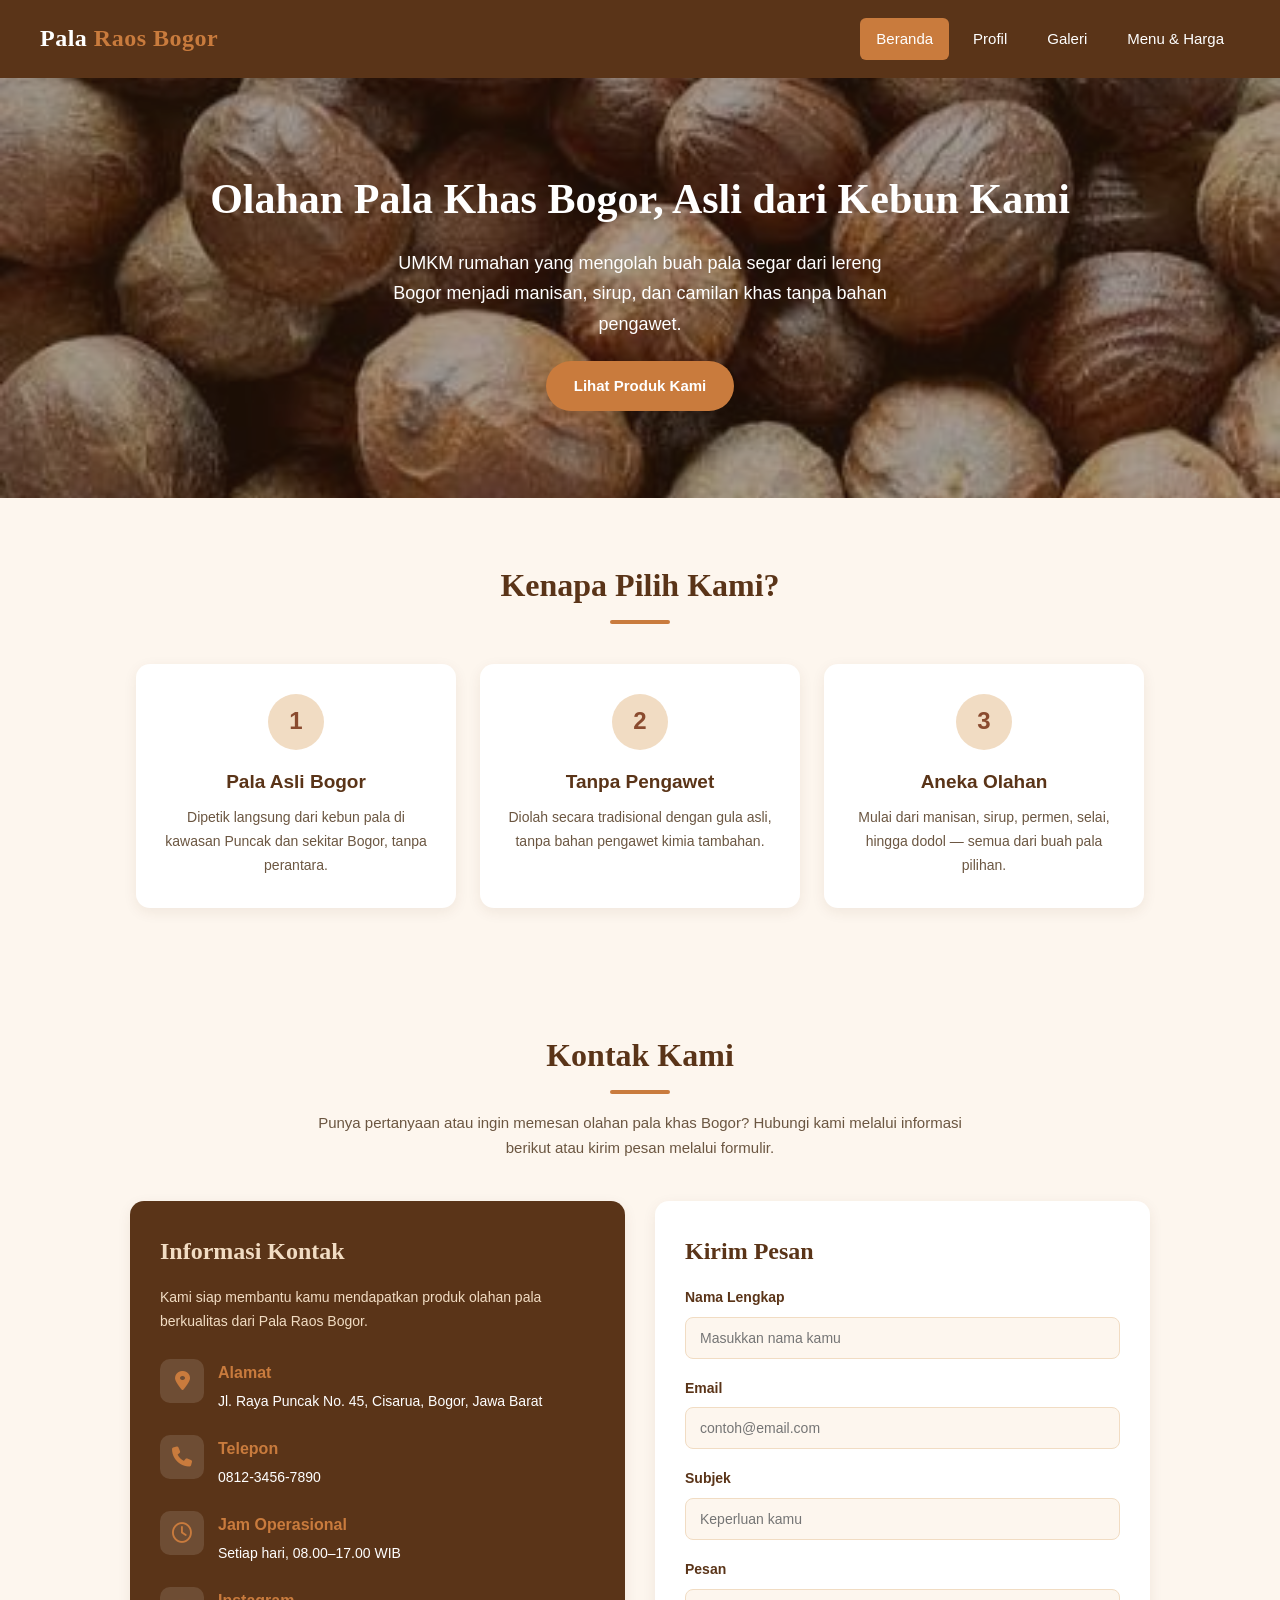
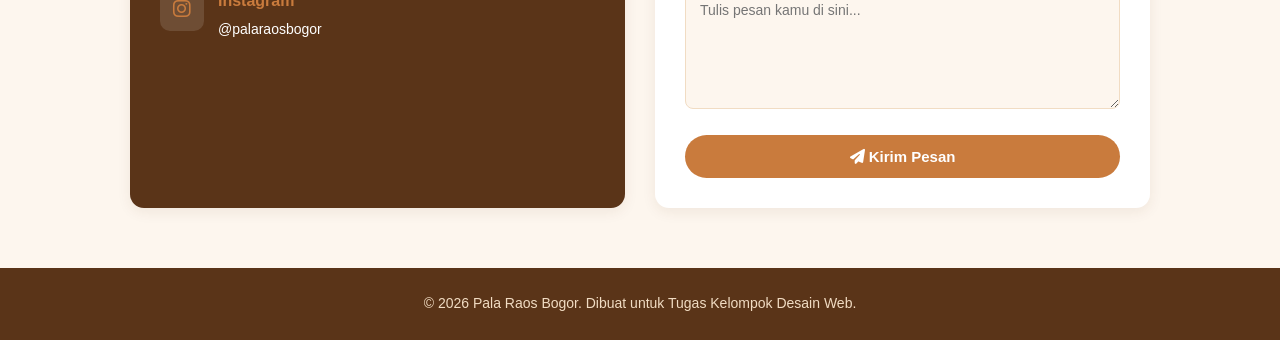
<file: index.html>
<!DOCTYPE html>
<html lang="id">
<head>
  <meta charset="UTF-8">
  <meta name="viewport" content="width=device-width, initial-scale=1.0">
  <title>Pala Raos Bogor - Beranda</title>
  <link rel="stylesheet" href="assets/css/style.css">
   <link rel="stylesheet" href="https://cdnjs.cloudflare.com/ajax/libs/font-awesome/6.7.2/css/all.min.css">
</head>
<body>

  <!-- Header & Navigasi -->
  <header>
    <div class="logo">Pala <span>Raos Bogor</span></div>
    <nav>
      <ul>
        <li><a href="index.html" class="aktif">Beranda</a></li>
        <li><a href="profil.html">Profil</a></li>
        <li><a href="galeri.html">Galeri</a></li>
        <li><a href="data.html">Menu &amp; Harga</a></li>
      </ul>
    </nav>
  </header>

  <!-- Hero -->
  <div class="hero">
    <img src="assets/images/hero.jpg" alt="Biji pala kering khas Bogor">
    <div class="hero-overlay">
      <h1>Olahan Pala Khas Bogor, Asli dari Kebun Kami</h1>
      <p>UMKM rumahan yang mengolah buah pala segar dari lereng Bogor menjadi manisan, sirup, dan camilan khas tanpa bahan pengawet.</p>
      <a href="data.html" class="btn">Lihat Produk Kami</a>
    </div>
  </div>

  <!-- Keunggulan -->
  <section>
    <div class="section-judul">
      <h2>Kenapa Pilih Kami?</h2>
      <div class="garis"></div>
    </div>

    <div class="kartu-grup">
      <div class="kartu">
        <div class="ikon">1</div>
        <h3>Pala Asli Bogor</h3>
        <p>Dipetik langsung dari kebun pala di kawasan Puncak dan sekitar Bogor, tanpa perantara.</p>
      </div>
      <div class="kartu">
        <div class="ikon">2</div>
        <h3>Tanpa Pengawet</h3>
        <p>Diolah secara tradisional dengan gula asli, tanpa bahan pengawet kimia tambahan.</p>
      </div>
      <div class="kartu">
        <div class="ikon">3</div>
        <h3>Aneka Olahan</h3>
        <p>Mulai dari manisan, sirup, permen, selai, hingga dodol — semua dari buah pala pilihan.</p>
      </div>
    </div>
  </section>

   <!-- Section Kontak Kami -->
  <section id="kontak">
    <div class="section-judul">
      <h2>Kontak Kami</h2>
      <div class="garis"></div>
      <p class="kontak-subjudul">
        Punya pertanyaan atau ingin memesan olahan pala khas Bogor?
        Hubungi kami melalui informasi berikut atau kirim pesan melalui formulir.
      </p>
    </div>

    <div class="kontak-wrapper">

      <!-- Kiri: Informasi Kontak -->
      <div class="kontak-info">
        <h3>Informasi Kontak</h3>
        <p class="kontak-deskripsi">
          Kami siap membantu kamu mendapatkan produk olahan pala
          berkualitas dari Pala Raos Bogor.
        </p>

        <div class="kontak-item">
          <div class="kontak-ikon">
            <i class="fa-solid fa-location-dot"></i>
          </div>
          <div>
            <h4>Alamat</h4>
            <p>Jl. Raya Puncak No. 45, Cisarua, Bogor, Jawa Barat</p>
          </div>
        </div>

        <div class="kontak-item">
          <div class="kontak-ikon">
            <i class="fa-solid fa-phone"></i>
          </div>
          <div>
            <h4>Telepon</h4>
            <p><a href="tel:081234567890">0812-3456-7890</a></p>
          </div>
        </div>

        <div class="kontak-item">
          <div class="kontak-ikon">
            <i class="fa-regular fa-clock"></i>
          </div>
          <div>
            <h4>Jam Operasional</h4>
            <p>Setiap hari, 08.00–17.00 WIB</p>
          </div>
        </div>

        <div class="kontak-item">
          <div class="kontak-ikon">
            <i class="fa-brands fa-instagram"></i>
          </div>
          <div>
            <h4>Instagram</h4>
            <p>
              <a href="https://www.instagram.com/palaraosbogor/"
                 target="_blank" rel="noopener noreferrer">
                @palaraosbogor
              </a>
            </p>
          </div>
        </div>
      </div>

      <!-- Kanan: Form Kirim Pesan -->
      <div class="kontak-form">
        <h3>Kirim Pesan</h3>

        <form action="#" method="post">
          <div class="form-grup">
            <label for="nama">Nama Lengkap</label>
            <input type="text" id="nama" name="nama"
                   placeholder="Masukkan nama kamu" required>
          </div>

          <div class="form-grup">
            <label for="email">Email</label>
            <input type="email" id="email" name="email"
                   placeholder="contoh@email.com" required>
          </div>

          <div class="form-grup">
            <label for="subjek">Subjek</label>
            <input type="text" id="subjek" name="subjek"
                   placeholder="Keperluan kamu" required>
          </div>

          <div class="form-grup">
            <label for="pesan">Pesan</label>
            <textarea id="pesan" name="pesan" rows="5"
                      placeholder="Tulis pesan kamu di sini..."
                      required></textarea>
          </div>

          <button type="submit" class="btn-kontak">
            <i class="fa-solid fa-paper-plane"></i>
            Kirim Pesan
          </button>
        </form>
      </div>

    </div>
  </section>

  <footer>
    <p>&copy; 2026 Pala Raos Bogor. Dibuat untuk Tugas Kelompok Desain Web.</p>
  </footer>

</body>
</html>
</file>
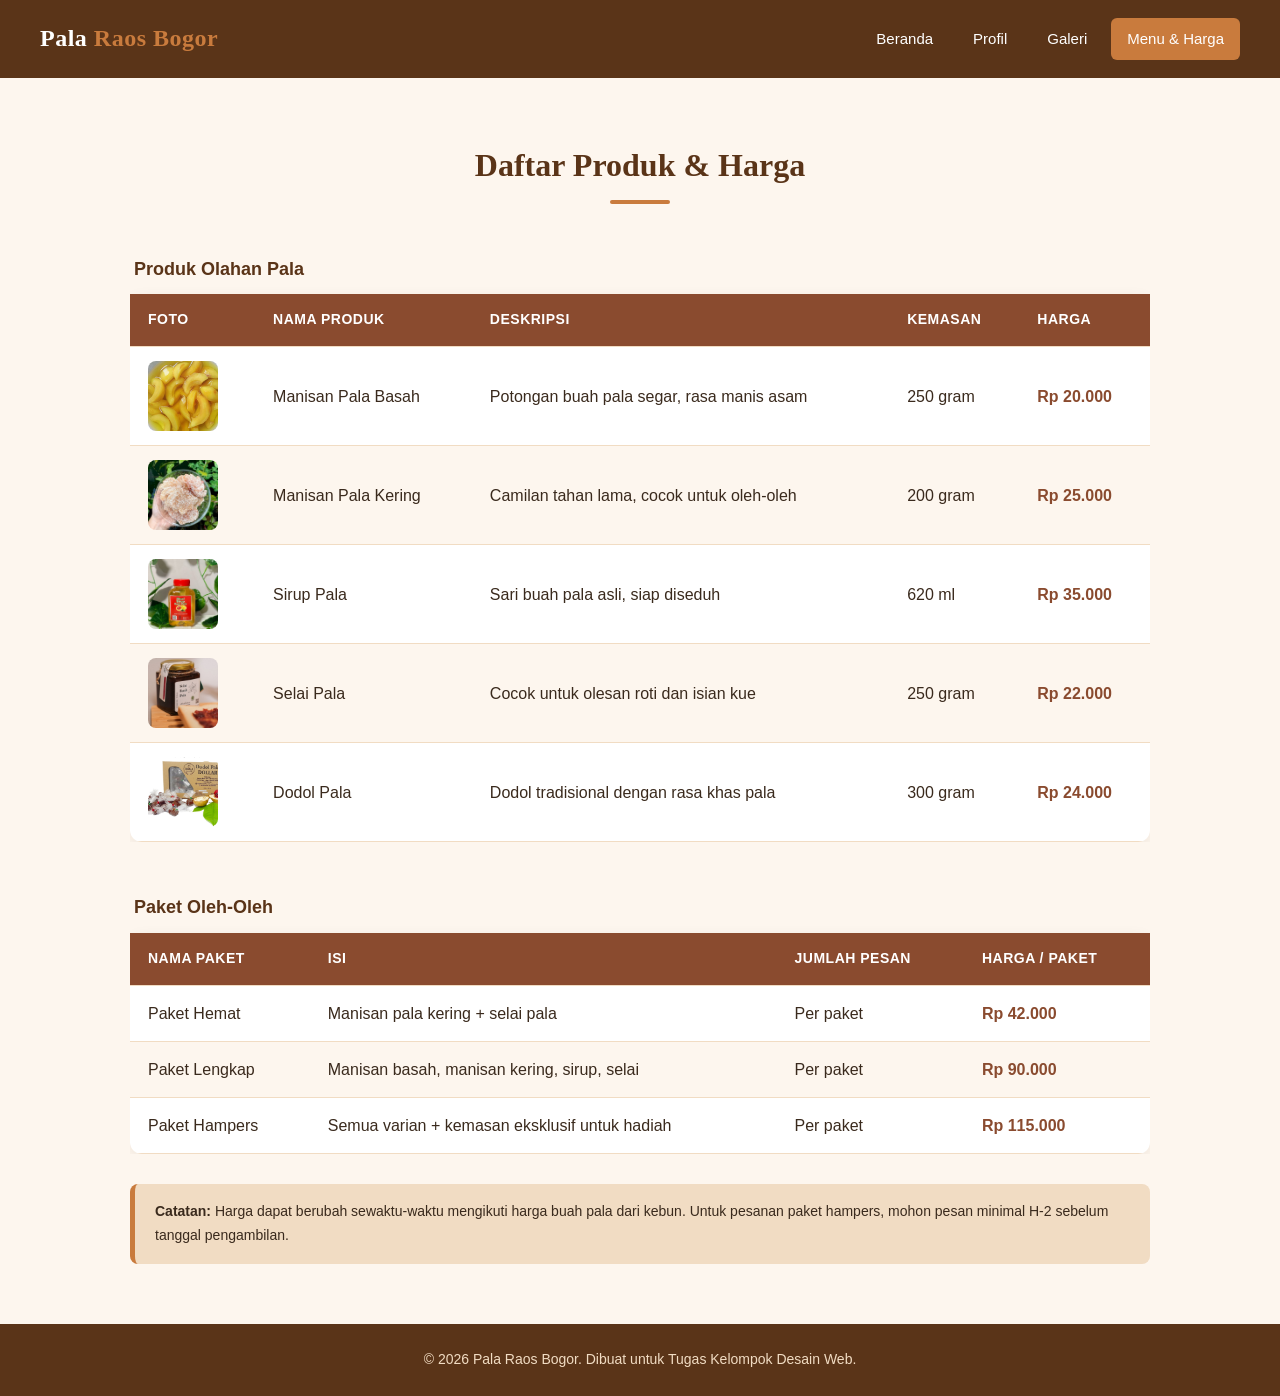
<file: data.html>
<!DOCTYPE html>
<html lang="id">
<head>
  <meta charset="UTF-8">
  <meta name="viewport" content="width=device-width, initial-scale=1.0">
  <title>Pala Raos Bogor - Menu &amp; Harga</title>
  <link rel="stylesheet" href="assets/css/style.css">
</head>
<body>

  <header>
    <div class="logo">Pala <span>Raos Bogor</span></div>
    <nav>
      <ul>
        <li><a href="index.html">Beranda</a></li>
        <li><a href="profil.html">Profil</a></li>
        <li><a href="galeri.html">Galeri</a></li>
        <li><a href="data.html" class="aktif">Menu &amp; Harga</a></li>
      </ul>
    </nav>
  </header>

  <section>
    <div class="section-judul">
      <h2>Daftar Produk &amp; Harga</h2>
      <div class="garis"></div>
    </div>

    <div class="tabel-wrap">
      <table>
        <caption>Produk Olahan Pala</caption>
        <thead>
          <tr>
            <th>Foto</th>
            <th>Nama Produk</th>
            <th>Deskripsi</th>
            <th>Kemasan</th>
            <th>Harga</th>
          </tr>
        </thead>
        <tbody>
          <tr>
            <td><img src="assets/images/produk1.jpg" alt="Manisan Pala Basah" class="foto-menu"></td>
            <td>Manisan Pala Basah</td>
            <td>Potongan buah pala segar, rasa manis asam</td>
            <td>250 gram</td>
            <td class="harga">Rp 20.000</td>
          </tr>
          <tr>
            <td><img src="assets/images/produk2.jpg" alt="Manisan Pala Kering" class="foto-menu"></td>
            <td>Manisan Pala Kering</td>
            <td>Camilan tahan lama, cocok untuk oleh-oleh</td>
            <td>200 gram</td>
            <td class="harga">Rp 25.000</td>
          </tr>
          <tr>
            <td><img src="assets/images/produk3.jpg" alt="Sirup Pala" class="foto-menu"></td>
            <td>Sirup Pala</td>
            <td>Sari buah pala asli, siap diseduh</td>
            <td>620 ml</td>
            <td class="harga">Rp 35.000</td>
          </tr>
          <tr>
            <td><img src="assets/images/produk5.jpg" alt="Selai Pala" class="foto-menu"></td>
            <td>Selai Pala</td>
            <td>Cocok untuk olesan roti dan isian kue</td>
            <td>250 gram</td>
            <td class="harga">Rp 22.000</td>
          </tr>
          <tr>
            <td><img src="assets/images/produk6.jpg" alt="Dodol Pala" class="foto-menu"></td>
            <td>Dodol Pala</td>
            <td>Dodol tradisional dengan rasa khas pala</td>
            <td>300 gram</td>
            <td class="harga">Rp 24.000</td>
          </tr>
        </tbody>
      </table>
    </div>

    <div class="tabel-wrap" style="margin-top:40px;">
      <table>
        <caption>Paket Oleh-Oleh</caption>
        <thead>
          <tr>
            <th>Nama Paket</th>
            <th>Isi</th>
            <th>Jumlah Pesan</th>
            <th>Harga / Paket</th>
          </tr>
        </thead>
        <tbody>
          <tr>
            <td>Paket Hemat</td>
            <td>Manisan pala kering + selai pala</td>
            <td>Per paket</td>
            <td class="harga">Rp 42.000</td>
          </tr>
          <tr>
            <td>Paket Lengkap</td>
            <td>Manisan basah, manisan kering, sirup, selai</td>
            <td>Per paket</td>
            <td class="harga">Rp 90.000</td>
          </tr>
          <tr>
            <td>Paket Hampers</td>
            <td>Semua varian + kemasan eksklusif untuk hadiah</td>
            <td>Per paket</td>
            <td class="harga">Rp 115.000</td>
          </tr>
        </tbody>
      </table>
    </div>

    <div class="catatan-tabel">
      <strong>Catatan:</strong> Harga dapat berubah sewaktu-waktu mengikuti harga
      buah pala dari kebun. Untuk pesanan paket hampers, mohon pesan minimal
      H-2 sebelum tanggal pengambilan.
    </div>
  </section>

  <footer>
    <p>&copy; 2026 Pala Raos Bogor. Dibuat untuk Tugas Kelompok Desain Web.</p>
  </footer>

</body>
</html>
</file>
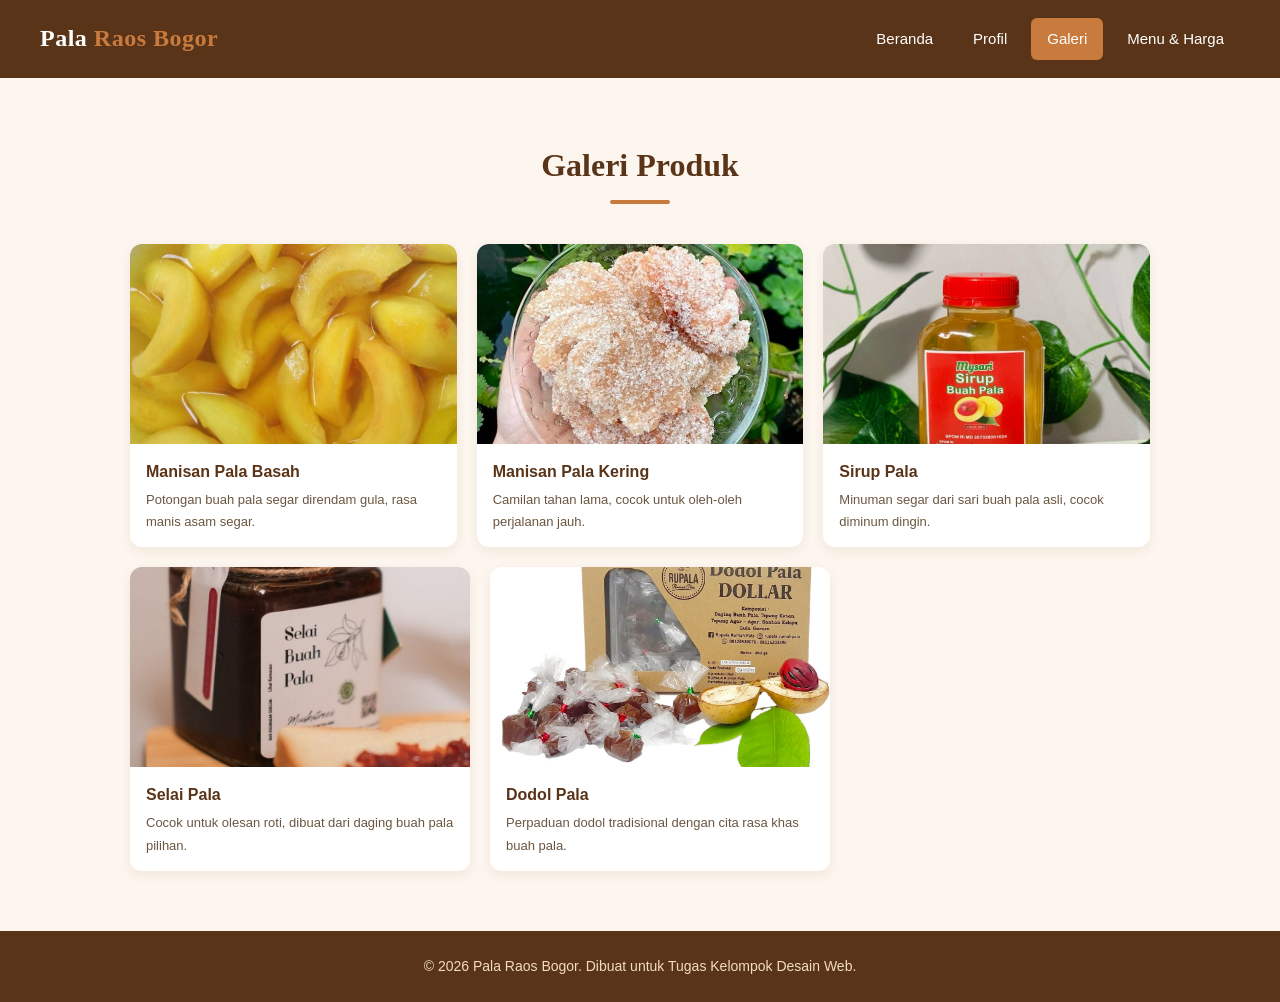
<file: galeri.html>
<!DOCTYPE html>
<html lang="id">
<head>
  <meta charset="UTF-8">
  <meta name="viewport" content="width=device-width, initial-scale=1.0">
  <title>Pala Raos Bogor - Galeri Produk</title>
  <link rel="stylesheet" href="assets/css/style.css">
</head>
<body>

  <header>
    <div class="logo">Pala <span>Raos Bogor</span></div>
    <nav>
      <ul>
        <li><a href="index.html">Beranda</a></li>
        <li><a href="profil.html">Profil</a></li>
        <li><a href="galeri.html" class="aktif">Galeri</a></li>
        <li><a href="data.html">Menu &amp; Harga</a></li>
      </ul>
    </nav>
  </header>

  <section>
    <div class="section-judul">
      <h2>Galeri Produk</h2>
      <div class="garis"></div>
    </div>

    <div class="galeri-grid">
      <div class="galeri-item">
        <img src="assets/images/produk1.jpg" alt="Manisan Pala Basah">
        <div class="galeri-caption">
          <h4>Manisan Pala Basah</h4>
          <p>Potongan buah pala segar direndam gula, rasa manis asam segar.</p>
        </div>
      </div>

      <div class="galeri-item">
        <img src="assets/images/produk2.jpg" alt="Manisan Pala Kering">
        <div class="galeri-caption">
          <h4>Manisan Pala Kering</h4>
          <p>Camilan tahan lama, cocok untuk oleh-oleh perjalanan jauh.</p>
        </div>
      </div>

      <div class="galeri-item">
        <img src="assets/images/produk3.jpg" alt="Sirup Pala">
        <div class="galeri-caption">
          <h4>Sirup Pala</h4>
          <p>Minuman segar dari sari buah pala asli, cocok diminum dingin.</p>
        </div>
      </div>

      <div class="galeri-item">
        <img src="assets/images/produk5.jpg" alt="Selai Pala">
        <div class="galeri-caption">
          <h4>Selai Pala</h4>
          <p>Cocok untuk olesan roti, dibuat dari daging buah pala pilihan.</p>
        </div>
      </div>

      <div class="galeri-item">
        <img src="assets/images/produk6.jpg" alt="Dodol Pala">
        <div class="galeri-caption">
          <h4>Dodol Pala</h4>
          <p>Perpaduan dodol tradisional dengan cita rasa khas buah pala.</p>
        </div>
      </div>
    </div>
  </section>

  <footer>
    <p>&copy; 2026 Pala Raos Bogor. Dibuat untuk Tugas Kelompok Desain Web.</p>
  </footer>

</body>
</html>
</file>
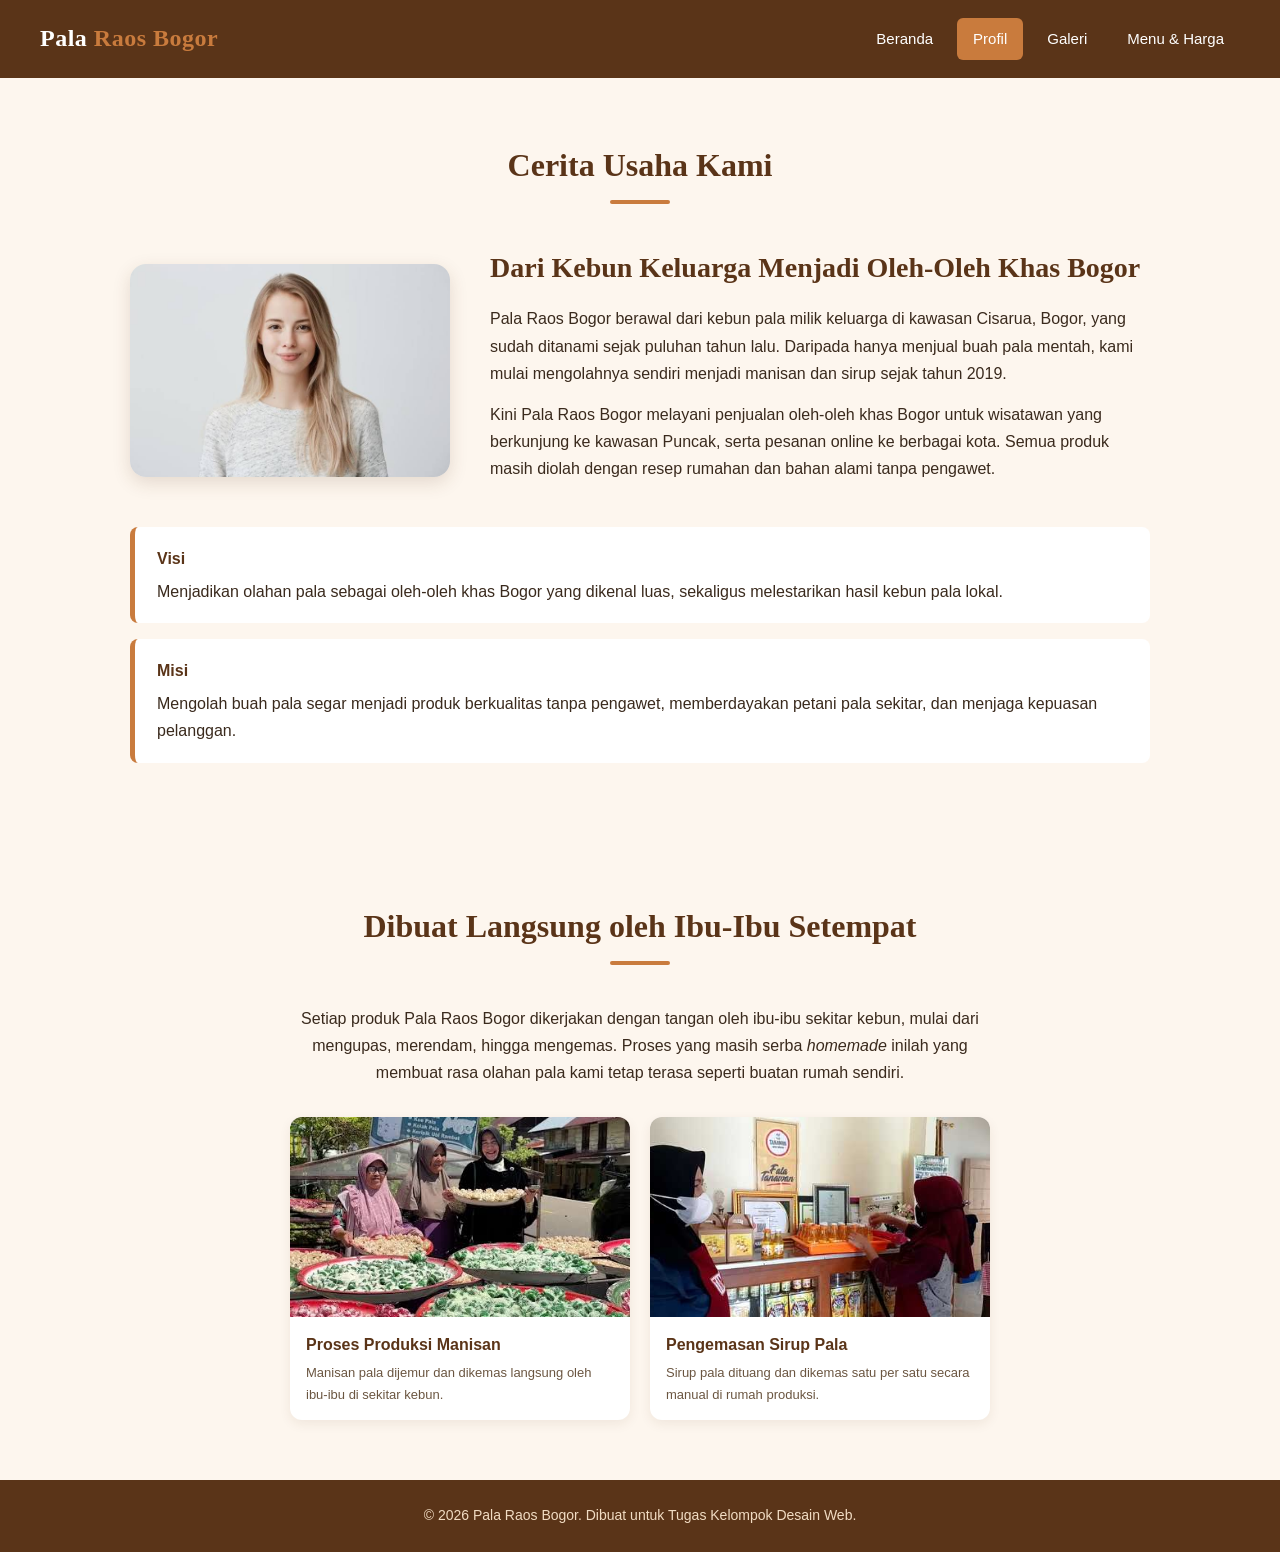
<file: profil.html>
<!DOCTYPE html>
<html lang="id">
<head>
  <meta charset="UTF-8">
  <meta name="viewport" content="width=device-width, initial-scale=1.0">
  <title>Pala Raos Bogor - Profil &amp; Cerita Usaha</title>
  <link rel="stylesheet" href="assets/css/style.css">
</head>
<body>

  <header>
    <div class="logo">Pala <span>Raos Bogor</span></div>
    <nav>
      <ul>
        <li><a href="index.html">Beranda</a></li>
        <li><a href="profil.html" class="aktif">Profil</a></li>
        <li><a href="galeri.html">Galeri</a></li>
        <li><a href="data.html">Menu &amp; Harga</a></li>
      </ul>
    </nav>
  </header>

  <section>
    <div class="section-judul">
      <h2>Cerita Usaha Kami</h2>
      <div class="garis"></div>
    </div>

    <div class="profil-wrap">
      <div class="profil-foto">
        <img src="assets/images/owner.jpg" alt="Pemilik Pala Raos Bogor">
      </div>
      <div class="profil-teks">
        <h2>Dari Kebun Keluarga Menjadi Oleh-Oleh Khas Bogor</h2>
        <p>
          Pala Raos Bogor berawal dari kebun pala milik keluarga di kawasan
          Cisarua, Bogor, yang sudah ditanami sejak puluhan tahun lalu. Daripada
          hanya menjual buah pala mentah, kami mulai mengolahnya sendiri menjadi
          manisan dan sirup sejak tahun 2019.
        </p>
        <p>
          Kini Pala Raos Bogor melayani penjualan oleh-oleh khas Bogor untuk
          wisatawan yang berkunjung ke kawasan Puncak, serta pesanan online ke
          berbagai kota. Semua produk masih diolah dengan resep rumahan dan
          bahan alami tanpa pengawet.
        </p>
      </div>
    </div>

    <div class="visi-misi">
      <div>
        <h4>Visi</h4>
        <p>Menjadikan olahan pala sebagai oleh-oleh khas Bogor yang dikenal
          luas, sekaligus melestarikan hasil kebun pala lokal.</p>
      </div>
      <div>
        <h4>Misi</h4>
        <p>Mengolah buah pala segar menjadi produk berkualitas tanpa pengawet,
          memberdayakan petani pala sekitar, dan menjaga kepuasan pelanggan.</p>
      </div>
    </div>
  </section>

  <section>
    <div class="section-judul">
      <h2>Dibuat Langsung oleh Ibu-Ibu Setempat</h2>
      <div class="garis"></div>
    </div>

    <p style="max-width:700px; margin:0 auto 30px; text-align:center;">
      Setiap produk Pala Raos Bogor dikerjakan dengan tangan oleh ibu-ibu
      sekitar kebun, mulai dari mengupas, merendam, hingga mengemas. Proses
      yang masih serba <em>homemade</em> inilah yang membuat rasa olahan pala
      kami tetap terasa seperti buatan rumah sendiri.
    </p>

    <div class="galeri-grid" style="justify-content:center;">
      <div class="galeri-item">
        <img src="assets/images/proses1.jpg" alt="Ibu-ibu setempat menjemur dan mengemas manisan pala">
        <div class="galeri-caption">
          <h4>Proses Produksi Manisan</h4>
          <p>Manisan pala dijemur dan dikemas langsung oleh ibu-ibu di sekitar kebun.</p>
        </div>
      </div>

      <div class="galeri-item">
        <img src="assets/images/proses2.jpg" alt="Ibu-ibu setempat mengemas sirup pala di rumah produksi">
        <div class="galeri-caption">
          <h4>Pengemasan Sirup Pala</h4>
          <p>Sirup pala dituang dan dikemas satu per satu secara manual di rumah produksi.</p>
        </div>
      </div>
    </div>
  </section>

  <footer>
    <p>&copy; 2026 Pala Raos Bogor. Dibuat untuk Tugas Kelompok Desain Web.</p>
  </footer>

</body>
</html>
</file>
<file: assets/css/style.css>
/* ==========================================================
   DAPUR NUSANTARA - STYLE.CSS
   UMKM Kuliner Lokal - Website Profil Responsif
   ========================================================== */

/* ---------- Reset & Variabel ---------- */
* {
  margin: 0;
  padding: 0;
  box-sizing: border-box;
}

:root {
  --coklat-tua: #5a3418;
  --coklat-utama: #8a4b2f;
  --oranye: #c97b3d;
  --krem: #fdf6ee;
  --krem-tua: #f1dcc3;
  --teks: #3a2a1d;
  --putih: #ffffff;
  --font-judul: "Georgia", "Times New Roman", serif;
  --font-teks: "Segoe UI", Arial, Helvetica, sans-serif;
}

body {
  font-family: var(--font-teks);
  font-size: 16px;
  line-height: 1.7;
  color: var(--teks);
  background-color: var(--krem);
}

a {
  text-decoration: none;
  color: inherit;
}

img {
  max-width: 100%;
  display: block;
}

ul {
  list-style: none;
}

/* ---------- Header & Navigasi ---------- */
header {
  background-color: var(--coklat-tua);
  color: var(--putih);
  padding: 18px 40px;
  display: flex;
  justify-content: space-between;
  align-items: center;
  flex-wrap: wrap;
  gap: 10px;
  position: sticky;
  top: 0;
  z-index: 100;
}

.logo {
  font-family: var(--font-judul);
  font-size: 24px;
  font-weight: bold;
  letter-spacing: 0.5px;
}

.logo span {
  color: var(--oranye);
}

nav ul {
  display: flex;
  gap: 8px;
  flex-wrap: wrap;
}

nav a {
  display: inline-block;
  padding: 8px 16px;
  border-radius: 6px;
  font-size: 15px;
}

nav a:hover,
nav a.aktif {
  background-color: var(--oranye);
}

/* ---------- Hero Section ---------- */
.hero {
  position: relative;
  color: var(--putih);
  text-align: center;
  overflow: hidden;
}

.hero img {
  width: 100%;
  height: 420px;
  object-fit: cover;
}

.hero-overlay {
  position: absolute;
  top: 0;
  left: 0;
  width: 100%;
  height: 100%;
  background: rgba(58, 30, 13, 0.45);
  display: flex;
  flex-direction: column;
  align-items: center;
  justify-content: center;
  padding: 20px;
}

.hero-overlay h1 {
  font-family: var(--font-judul);
  font-size: 42px;
  margin-bottom: 12px;
}

.hero-overlay p {
  font-size: 18px;
  max-width: 520px;
  margin-bottom: 22px;
}

.btn {
  display: inline-block;
  background-color: var(--oranye);
  color: var(--putih);
  padding: 12px 28px;
  border-radius: 30px;
  font-weight: bold;
  font-size: 15px;
}

.btn:hover {
  background-color: var(--coklat-utama);
}

/* ---------- Section Umum ---------- */
section {
  padding: 60px 40px;
  max-width: 1100px;
  margin: 0 auto;
}

.section-judul {
  text-align: center;
  margin-bottom: 40px;
}

.section-judul h2 {
  font-family: var(--font-judul);
  font-size: 32px;
  color: var(--coklat-tua);
  margin-bottom: 8px;
}

.section-judul .garis {
  width: 60px;
  height: 4px;
  background-color: var(--oranye);
  margin: 0 auto;
  border-radius: 2px;
}

/* ---------- Flexbox Card Konten (Beranda) ---------- */
.kartu-grup {
  display: flex;
  flex-wrap: wrap;
  gap: 24px;
  justify-content: center;
}

.kartu {
  background-color: var(--putih);
  border-radius: 14px;
  padding: 30px 24px;
  flex: 1 1 280px;
  max-width: 320px;
  text-align: center;
  box-shadow: 0 4px 14px rgba(90, 52, 24, 0.08);
  transition: 0.3s;
}


.kartu:hover {
    transform: translateY(-5px);
    background-color: #83654d;
}


.kartu:hover h3 {
    color: white;
}

.kartu:hover p {
    color: #f5eee8;
}


.kartu .ikon {
  width: 56px;
  height: 56px;
  background-color: var(--krem-tua);
  color: var(--coklat-utama);
  border-radius: 50%;
  display: flex;
  align-items: center;
  justify-content: center;
  font-size: 24px;
  font-weight: bold;
  margin: 0 auto 16px;
}

.kartu h3 {
  color: var(--coklat-tua);
  margin-bottom: 8px;
  font-size: 19px;
}

.kartu p {
  font-size: 14px;
  color: #6b5641;
}

/* ---------- Profil / Cerita Usaha ---------- */
.profil-wrap {
  display: flex;
  gap: 40px;
  align-items: center;
  flex-wrap: wrap;
}

.profil-foto {
  flex: 1 1 280px;
  max-width: 320px;
}

.profil-foto img {
  border-radius: 16px;
  box-shadow: 0 6px 18px rgba(90, 52, 24, 0.15);
}

.profil-teks {
  flex: 1 1 400px;
}

.profil-teks h2 {
  font-family: var(--font-judul);
  color: var(--coklat-tua);
  font-size: 28px;
  margin-bottom: 14px;
}

.profil-teks p {
  margin-bottom: 14px;
}

.visi-misi {
  margin-top: 30px;
}

.visi-misi > div {
  background-color: var(--putih);
  border-left: 5px solid var(--oranye);
  border-radius: 8px;
  padding: 18px 22px;
  margin-bottom: 16px;
}

.visi-misi h4 {
  color: var(--coklat-tua);
  margin-bottom: 6px;
}

/* ---------- Galeri Produk ---------- */
.galeri-grid {
  display: flex;
  flex-wrap: wrap;
  gap: 20px;
}

.galeri-item {
  flex: 1 1 280px;
  max-width: 340px;
  background-color: var(--putih);
  border-radius: 12px;
  overflow: hidden;
  box-shadow: 0 4px 12px rgba(90, 52, 24, 0.08);
}

.galeri-item img {
  width: 100%;
  height: 200px;
  object-fit: cover;
}

.galeri-caption {
  padding: 14px 16px;
}

.galeri-caption h4 {
  color: var(--coklat-tua);
  margin-bottom: 4px;
}

.galeri-caption p {
  font-size: 13px;
  color: #6b5641;
}

/* ---------- Tabel Menu & Harga ---------- */
.tabel-wrap {
  overflow-x: auto;
}

table {
  width: 100%;
  border-collapse: collapse;
  background-color: var(--putih);
  border-radius: 12px;
  overflow: hidden;
  box-shadow: 0 4px 14px rgba(90, 52, 24, 0.08);
}

caption {
  caption-side: top;
  text-align: left;
  font-weight: bold;
  color: var(--coklat-tua);
  font-size: 18px;
  padding: 10px 4px;
}

th, td {
  padding: 14px 18px;
  text-align: left;
  border-bottom: 1px solid var(--krem-tua);
}

th {
  background-color: var(--coklat-utama);
  color: var(--putih);
  font-size: 14px;
  text-transform: uppercase;
  letter-spacing: 0.5px;
}

tbody tr:nth-child(even) {
  background-color: var(--krem);
}

tbody tr:hover {
  background-color: var(--krem-tua);
}

.harga {
  font-weight: bold;
  color: var(--coklat-utama);
}

.foto-menu {
  width: 70px;
  height: 70px;
  object-fit: cover;
  border-radius: 8px;
  display: block;
}

.catatan-tabel {
  margin-top: 30px;
  background-color: var(--krem-tua);
  border-left: 5px solid var(--oranye);
  padding: 16px 20px;
  border-radius: 8px;
  font-size: 14px;
}

/* ---------- Section Kontak Kami ---------- */

.kontak-subjudul {
  max-width: 650px;
  margin: 16px auto 0;
  color: #6b5641;
  font-size: 15px;
}

.kontak-wrapper {
  display: flex;
  align-items: stretch;
  gap: 30px;
}

.kontak-info,
.kontak-form {
  flex: 1 1 0;
  min-width: 0;
  padding: 30px;
  border-radius: 14px;
  box-shadow: 0 4px 14px rgba(90, 52, 24, 0.08);
}

.kontak-info {
  background-color: var(--coklat-tua);
  color: var(--putih);
}

.kontak-form {
  background-color: var(--putih);
}

.kontak-info h3,
.kontak-form h3 {
  font-family: var(--font-judul);
  font-size: 24px;
  margin-bottom: 14px;
}

.kontak-info h3 {
  color: var(--krem-tua);
}

.kontak-form h3 {
  color: var(--coklat-tua);
}

.kontak-deskripsi {
  color: var(--krem-tua);
  font-size: 14px;
  margin-bottom: 26px;
}

.kontak-item {
  display: flex;
  align-items: flex-start;
  gap: 14px;
  margin-bottom: 22px;
}

.kontak-ikon {
  width: 44px;
  height: 44px;
  flex-shrink: 0;
  display: flex;
  align-items: center;
  justify-content: center;
  background-color: rgba(255, 255, 255, 0.12);
  border-radius: 10px;
  font-size: 20px;
}

.kontak-item h4 {
  color: var(--oranye);
  font-size: 16px;
  margin-bottom: 3px;
}

.kontak-item p {
  font-size: 14px;
  overflow-wrap: anywhere;
}

.kontak-item a {
  color: var(--putih);
  transition: color 0.3s;
}

.kontak-item a:hover {
  color: var(--oranye);
}

.form-grup {
  margin-bottom: 18px;
}

.form-grup label {
  display: block;
  color: var(--coklat-tua);
  font-weight: 600;
  font-size: 14px;
  margin-bottom: 7px;
}

.form-grup input,
.form-grup textarea {
  width: 100%;
  padding: 12px 14px;
  border: 1px solid var(--krem-tua);
  border-radius: 8px;
  background-color: var(--krem);
  color: var(--teks);
  font-family: var(--font-teks);
  font-size: 14px;
  outline: none;
  transition: border-color 0.3s, box-shadow 0.3s;
}

.form-grup input:focus,
.form-grup textarea:focus {
  border-color: var(--oranye);
  box-shadow: 0 0 0 3px rgba(201, 123, 61, 0.15);
}

.form-grup textarea {
  resize: vertical;
  min-height: 120px;
}

.btn-kontak {
  width: 100%;
  padding: 13px 20px;
  border: none;
  border-radius: 30px;
  background-color: var(--oranye);
  color: var(--putih);
  font-family: var(--font-teks);
  font-size: 15px;
  font-weight: bold;
  cursor: pointer;
  transition: background-color 0.3s;
}

.btn-kontak:hover {
  background-color: var(--coklat-utama);
}

.kontak-ikon {
  width: 44px;
  height: 44px;
  flex-shrink: 0;
  display: flex;
  align-items: center;
  justify-content: center;
  background-color: rgba(255, 255, 255, 0.12);
  color: var(--oranye);
  border-radius: 10px;
  font-size: 20px;
  transition: 0.3s;
}

.kontak-item:hover .kontak-ikon {
  background-color: var(--oranye);
  color: var(--putih);
  transform: translateY(-3px);
}

/* Responsif Kontak */
@media (max-width: 768px) {
  .kontak-wrapper {
    flex-direction: column;
  }

  .kontak-info,
  .kontak-form {
    flex: auto;
    width: 100%;
    padding: 24px;
  }

  .kontak-info h3,
  .kontak-form h3 {
    font-size: 22px;
  }
}

/* ---------- Footer ---------- */
footer {
  background-color: var(--coklat-tua);
  color: var(--krem-tua);
  text-align: center;
  padding: 24px;
  font-size: 14px;
}


/* ==========================================================
   RESPONSIVE - MEDIA QUERY
   ========================================================== */

/* Tablet */
@media (max-width: 900px) {
  header {
    flex-direction: column;
    text-align: center;
  }

  .hero-overlay h1 {
    font-size: 34px;
  }

  section {
    padding: 50px 24px;
  }

  .profil-wrap {
    flex-direction: column;
  }
}

/* Mobile */
@media (max-width: 560px) {
  .logo {
    font-size: 20px;
  }

  nav ul {
    justify-content: center;
    gap: 4px;
  }

  nav a {
    padding: 6px 10px;
    font-size: 13px;
  }

  .hero img {
    height: 300px;
  }

  .hero-overlay h1 {
    font-size: 26px;
  }

  .hero-overlay p {
    font-size: 15px;
  }

  .section-judul h2 {
    font-size: 24px;
  }

  section {
    padding: 36px 16px;
  }

  th, td {
    padding: 10px 10px;
    font-size: 14px;
  }

  .foto-menu {
    width: 50px;
    height: 50px;
  }
}
</file>
